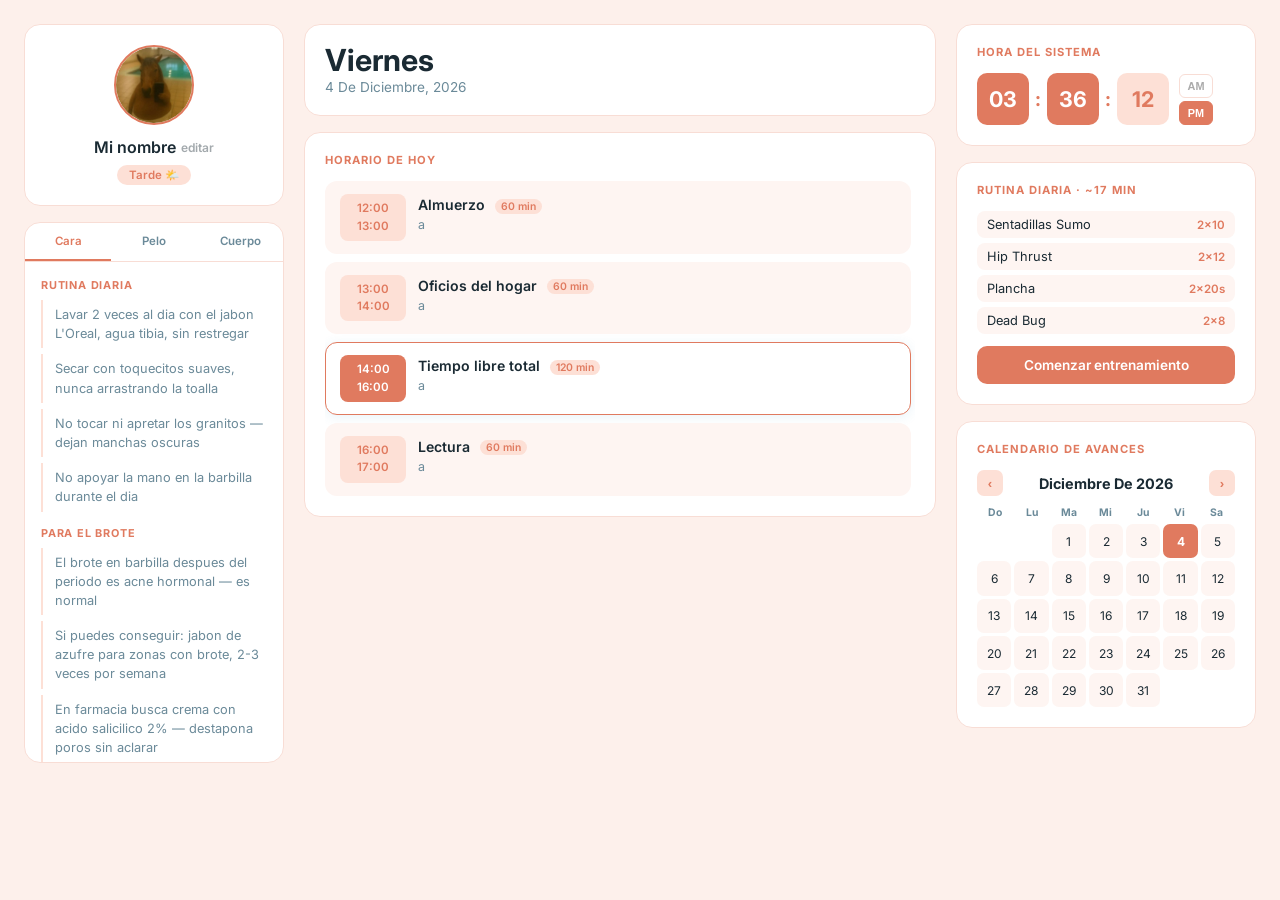
<file: index.html>
<!doctype html>
<html lang="es">
<head>
  <meta charset="UTF-8"/>
  <meta name="viewport" content="width=device-width, initial-scale=1.0"/>
  <title>New Year New Me</title>
  <link rel="preconnect" href="https://fonts.googleapis.com">
  <link href="https://fonts.googleapis.com/css2?family=Inter:wght@300;400;500;600;700&display=swap" rel="stylesheet">
  <link rel="icon" type="image/png" href="assets/a1.png"/>
  <style>
    :root {
      --bg: #e8f4f8;
      --accent: #4699c2;
      --accent-light: #d4eaf5;
      --accent-soft: #eaf5fb;
      --text: #1a2a33;
      --text-soft: #6b8a99;
      --card: #ffffff;
      --border: #e2eef4;
      --radius: 16px;
    }
    *, *::before, *::after { box-sizing: border-box; margin: 0; padding: 0; }
    body { font-family: 'Inter', sans-serif; background: var(--bg); color: var(--text); min-height: 100vh; transition: background 1.2s ease; }
    #stars-container { position: fixed; inset: 0; z-index: 0; pointer-events: none; opacity: 0; transition: opacity 2s ease; }
    .star { position: absolute; background: white; border-radius: 50%; animation: twinkle var(--dur) infinite ease-in-out; }
    @keyframes twinkle { 0%,100% { opacity: 0.15; } 50% { opacity: 0.9; } }
    .app { position: relative; z-index: 1; display: grid; grid-template-columns: 260px 1fr 300px; gap: 20px; padding: 24px; max-width: 1280px; margin: 0 auto; min-height: 100vh; align-items: start; }
    .card { background: var(--card); border-radius: var(--radius); border: 1px solid var(--border); padding: 20px; }
    .sidebar-left { display: flex; flex-direction: column; gap: 16px; }
    .profile-card { text-align: center; }
    .avatar-wrap { width: 80px; height: 80px; margin: 0 auto 12px; cursor: pointer; position: relative; }
    .avatar-wrap img { width: 100%; height: 100%; border-radius: 50%; object-fit: cover; border: 2.5px solid var(--accent); }
    .avatar-overlay { position: absolute; inset: 0; border-radius: 50%; background: rgba(0,0,0,0.25); display: flex; align-items: center; justify-content: center; font-size: 18px; opacity: 0; transition: 0.2s; }
    .avatar-wrap:hover .avatar-overlay { opacity: 1; }
    #avatar-input { display: none; }
    .profile-name { font-size: 1rem; font-weight: 600; color: var(--text); cursor: pointer; display: flex; align-items: center; justify-content: center; gap: 5px; }
    .profile-name .edit-icon { font-size: 0.75rem; opacity: 0.4; }
    #name-edit { width: 100%; border: 1.5px solid var(--accent); border-radius: 8px; padding: 6px 10px; font-size: 0.9rem; outline: none; display: none; margin-top: 6px; text-align: center; font-family: 'Inter', sans-serif; }
    .phase-pill { display: inline-block; margin-top: 8px; background: var(--accent-light); color: var(--accent); font-size: 0.72rem; font-weight: 600; padding: 3px 12px; border-radius: 20px; transition: background 0.5s, color 0.5s; }
    .tips-card { padding: 0; overflow: hidden; }
    .tips-tabs { display: flex; border-bottom: 1px solid var(--border); }
    .tips-tab { flex: 1; padding: 11px 4px; font-size: 0.72rem; font-weight: 600; text-align: center; cursor: pointer; color: var(--text-soft); border-bottom: 2px solid transparent; transition: 0.2s; }
    .tips-tab.active { color: var(--accent); border-bottom-color: var(--accent); }
    .tips-body { padding: 16px; max-height: 500px; overflow-y: auto; }
    .tips-body::-webkit-scrollbar { width: 3px; }
    .tips-body::-webkit-scrollbar-thumb { background: var(--border); border-radius: 3px; }
    .tip-panel { display: none; }
    .tip-panel.active { display: block; }
    .tip-group-title { font-size: 0.68rem; font-weight: 700; letter-spacing: 0.8px; text-transform: uppercase; color: var(--accent); margin: 14px 0 8px; }
    .tip-group-title:first-child { margin-top: 0; }
    .tip-item { font-size: 0.8rem; color: var(--text-soft); line-height: 1.5; padding: 5px 0 5px 12px; border-left: 2px solid var(--accent-light); margin-bottom: 6px; }
    .center-col { display: flex; flex-direction: column; gap: 16px; }
    .date-card { display: flex; align-items: center; justify-content: space-between; }
    .date-card h2 { font-size: 1.9rem; font-weight: 700; color: var(--text); line-height: 1; }
    .date-card p { font-size: 0.85rem; color: var(--text-soft); margin-top: 4px; text-transform: capitalize; }
    .schedule-card { padding: 20px; }
    .section-label { font-size: 0.7rem; font-weight: 700; letter-spacing: 1px; text-transform: uppercase; color: var(--accent); margin-bottom: 14px; }
    #schedule-container { display: flex; flex-direction: column; gap: 8px; max-height: calc(100vh - 200px); overflow-y: auto; padding-right: 4px; }
    #schedule-container::-webkit-scrollbar { width: 3px; }
    #schedule-container::-webkit-scrollbar-thumb { background: var(--border); border-radius: 3px; }
    .task-card { display: flex; align-items: stretch; gap: 12px; background: var(--accent-soft); border-radius: 12px; padding: 12px 14px; border: 1.5px solid transparent; transition: all 0.25s; }
    .task-card.active-now { border-color: var(--accent); background: white; box-shadow: 0 2px 12px rgba(70,153,194,0.12); }
    .time-tag { display: flex; flex-direction: column; align-items: center; justify-content: center; background: var(--accent-light); border-radius: 8px; padding: 6px 10px; min-width: 66px; font-size: 0.72rem; font-weight: 600; color: var(--accent); line-height: 1.5; text-align: center; transition: background 0.3s, color 0.3s; }
    .task-card.active-now .time-tag { background: var(--accent); color: white; }
    .task-info strong { font-size: 0.88rem; font-weight: 600; color: var(--text); }
    .task-info p { font-size: 0.78rem; color: var(--text-soft); margin-top: 2px; line-height: 1.4; }
    .duration-pill { font-size: 0.65rem; font-weight: 600; background: var(--accent-light); color: var(--accent); padding: 1px 6px; border-radius: 8px; margin-left: 6px; vertical-align: middle; }
    .task-card.active-now .task-info strong { color: #1a2a33; }
    .sidebar-right { display: flex; flex-direction: column; gap: 16px; position: sticky; top: 24px; }
    .clock-row { display: flex; align-items: center; gap: 6px; margin-top: 10px; }
    .time-block { width: 52px; height: 52px; background: var(--accent); border-radius: 10px; display: flex; align-items: center; justify-content: center; font-size: 1.35rem; font-weight: 700; color: white; transition: background 0.5s; }
    .time-block.sec { background: var(--accent-light); color: var(--accent); }
    .clock-sep { font-size: 1.2rem; font-weight: 700; color: var(--accent); }
    .ampm-stack { display: flex; flex-direction: column; gap: 3px; margin-left: 4px; }
    .ampm-stack button { width: 34px; height: 24px; border: 1px solid var(--border); background: white; border-radius: 6px; font-size: 0.68rem; font-weight: 700; color: #aaa; cursor: default; }
    .ampm-stack button.active { background: var(--accent); color: white; border-color: var(--accent); }
    .workout-grid { display: flex; flex-direction: column; gap: 5px; margin: 12px 0; }
    .workout-row { display: flex; justify-content: space-between; align-items: center; font-size: 0.8rem; color: var(--text); padding: 6px 10px; background: var(--accent-soft); border-radius: 8px; }
    .workout-row span { font-size: 0.72rem; color: var(--accent); font-weight: 600; }
    .btn-go { width: 100%; background: var(--accent); color: white; border: none; padding: 11px; border-radius: 10px; font-size: 0.85rem; font-weight: 600; cursor: pointer; transition: all 0.2s; font-family: 'Inter', sans-serif; }
    .btn-go:hover { filter: brightness(1.08); transform: translateY(-1px); }
    .cal-nav { display: flex; align-items: center; justify-content: space-between; margin-bottom: 10px; }
    #month-year { font-size: 0.9rem; font-weight: 700; color: var(--text); text-transform: capitalize; }
    .nav-btn { width: 26px; height: 26px; background: var(--accent-light); color: var(--accent); border: none; border-radius: 7px; font-weight: 700; cursor: pointer; display: flex; align-items: center; justify-content: center; transition: 0.2s; }
    .nav-btn:hover { background: var(--accent); color: white; }
    .cal-weekdays { display: grid; grid-template-columns: repeat(7,1fr); text-align: center; font-size: 0.65rem; font-weight: 700; color: var(--text-soft); margin-bottom: 5px; }
    .calendar-grid { display: grid; grid-template-columns: repeat(7,1fr); gap: 3px; }
    .calendar-day { aspect-ratio: 1; display: flex; align-items: center; justify-content: center; font-size: 0.75rem; border-radius: 7px; cursor: pointer; background: var(--accent-soft); transition: 0.2s; }
    .calendar-day:hover { background: var(--accent); color: white; }
    .calendar-day.today { background: var(--accent) !important; color: white !important; font-weight: 700; }
    .calendar-day.day-has-photo { border: 2px solid #f4a261; font-weight: 700; }
    .calendar-day.empty { background: transparent; cursor: default; }
    .modal { display: none; position: fixed; inset: 0; background: rgba(0,0,0,0.4); z-index: 1000; align-items: center; justify-content: center; backdrop-filter: blur(4px); }
    .modal-inner { background: white; border-radius: 20px; padding: 24px; width: 90%; max-width: 360px; text-align: center; box-shadow: 0 16px 50px rgba(0,0,0,0.15); }
    .modal-inner h4 { font-size: 0.95rem; font-weight: 700; margin-bottom: 14px; }
    #photo-preview img { width: 100%; max-height: 280px; object-fit: contain; border-radius: 12px; margin-bottom: 14px; }
    .modal-btns { display: flex; gap: 8px; justify-content: center; flex-wrap: wrap; }
    .btn-upload { background: var(--accent); color: white; border: none; padding: 9px 16px; border-radius: 9px; cursor: pointer; font-size: 0.82rem; font-weight: 600; }
    .btn-del { background: #fee2e2; color: #dc2626; border: none; padding: 9px 16px; border-radius: 9px; cursor: pointer; font-size: 0.82rem; font-weight: 600; }
    .btn-cls { background: var(--accent-soft); color: var(--text-soft); border: none; padding: 9px 16px; border-radius: 9px; cursor: pointer; font-size: 0.82rem; }
    @media (max-width: 900px) { .app { grid-template-columns: 1fr; padding: 14px; gap: 14px; } .sidebar-right { position: static; } #schedule-container { max-height: 65vh; } }
  </style>
</head>
<body>
  <div id="stars-container"></div>
  <div class="app">

    <aside class="sidebar-left">
      <div class="card profile-card">
        <div class="avatar-wrap" onclick="document.getElementById('avatar-input').click()">
          <img id="avatar-img" src="assets/a1.png" alt="foto"/>
          <div class="avatar-overlay">foto</div>
        </div>
        <input type="file" id="avatar-input" accept="image/*"/>
        <div class="profile-name" id="name-display" onclick="startEditName()">
          <span id="name-text">Mi nombre</span>
          <span class="edit-icon">editar</span>
        </div>
        <input type="text" id="name-edit" placeholder="Tu nombre..." onblur="saveName()" onkeydown="if(event.key==='Enter') saveName()"/>
        <div class="phase-pill" id="phase-badge">Manana</div>
      </div>

      <div class="card tips-card">
        <div class="tips-tabs">
          <div class="tips-tab active" onclick="switchTip(this,'cara')">Cara</div>
          <div class="tips-tab" onclick="switchTip(this,'pelo')">Pelo</div>
          <div class="tips-tab" onclick="switchTip(this,'cuerpo')">Cuerpo</div>
        </div>
        <div class="tips-body">

          <div class="tip-panel active" id="tip-cara">
            <div class="tip-group-title">Rutina diaria</div>
            <div class="tip-item">Lavar 2 veces al dia con el jabon L'Oreal, agua tibia, sin restregar</div>
            <div class="tip-item">Secar con toquecitos suaves, nunca arrastrando la toalla</div>
            <div class="tip-item">No tocar ni apretar los granitos — dejan manchas oscuras</div>
            <div class="tip-item">No apoyar la mano en la barbilla durante el dia</div>
            <div class="tip-group-title">Para el brote</div>
            <div class="tip-item">El brote en barbilla despues del periodo es acne hormonal — es normal</div>
            <div class="tip-item">Si puedes conseguir: jabon de azufre para zonas con brote, 2-3 veces por semana</div>
            <div class="tip-item">En farmacia busca crema con acido salicilico 2% — destapona poros sin aclarar</div>
            <div class="tip-group-title">Fotos</div>
            <div class="tip-item">Camara a la altura del cuello, no desde arriba</div>
            <div class="tip-item">Girada 30-45 grados de lado — te favorece mas que de frente directa</div>
            <div class="tip-item">Luz de ventana frente a ti para piel uniforme y rasgos suaves</div>
          </div>

          <div class="tip-panel" id="tip-pelo">
            <div class="tip-group-title">Dia de lavado (1 vez por semana)</div>
            <div class="tip-item">Pelo seco — divide en 4 secciones y desenreda cada una con los dedos antes de entrar a la ducha</div>
            <div class="tip-item">En la ducha — suelta todo, moja el pelo completo y aplica Terra Color Shampoo en el cuero cabelludo, masajear con yemas</div>
            <div class="tip-item">Yellow Curly Conditioner o Color Mask (no los dos el mismo dia) de medios a puntas, bastante cantidad, 5-15 min — si quedaron nudos, desenredar con dedos mientras esta puesto porque resbala mejor</div>
            <div class="tip-item">Color Mask es para hidratacion profunda, usarla en reemplazo del acondicionador, no ademas de el</div>
            <div class="tip-item">Enjuague final con agua FRIA — cierra la cuticula y da brillo</div>
            <div class="tip-item">Salir envolviendo suave con camiseta de algodon, nunca frotar con toalla</div>
            <div class="tip-item">Dejar secar sin tocar — no frotar ni revolver el pelo seco</div>
            <div class="tip-group-title">Dias intermedios</div>
            <div class="tip-item">Solo spray de agua si el pelo se siente seco — nada mas</div>
            <div class="tip-group-title">El resto de dias</div>
            <div class="tip-item">No tocar — dejar que el pelo descanse y retenga la humedad</div>
            <div class="tip-item">El Curly Activator y gel Etniker son para definir rizos — si no buscas ese resultado no los necesitas</div>
            <div class="tip-item">El Babaria acondicionador usarlo para el cuerpo, el Yellow es mejor para tu tipo de pelo</div>
          </div>

          <div class="tip-panel" id="tip-cuerpo">
            <div class="tip-group-title">Olor corporal</div>
            <div class="tip-item">Aplicar desodorante tambien la noche anterior, no solo en la manana</div>
            <div class="tip-item">Pies: remojo 10 min con agua y bicarbonato 2 veces por semana</div>
            <div class="tip-group-title">Zona intima</div>
            <div class="tip-item">Solo agua tibia por fuera — el interior se limpia solo, el jabon altera el pH</div>
            <div class="tip-item">Cambiar el protector mas seguido durante el dia</div>
            <div class="tip-item">Un olor leve despues de horas con protector puesto es completamente normal</div>
            <div class="tip-group-title">Piel</div>
            <div class="tip-item">Las estrias en gluteos son normales — casi todo el mundo las tiene</div>
            <div class="tip-item">Aceite de rosa mosqueta o manteca de karite aplicado regularmente las hace menos visibles</div>
            <div class="tip-item">Las lineas en rodillas probablemente son de crecimiento, no estrias</div>
            <div class="tip-group-title">Dientes</div>
            <div class="tip-item">Bicarbonato con un poco de agua hasta hacer pasta, cepillar suave 1-2 min, una vez por semana maximo</div>
            <div class="tip-item">Mas seguido dania el esmalte — no excederse</div>
            <div class="tip-item">Reducir cafe, te negro o gaseosas oscuras — manchan mas que cualquier otra cosa</div>
          </div>

        </div>
      </div>
    </aside>

    <div class="center-col">
      <div class="card date-card">
        <div>
          <h2 id="current-day-title">Lunes</h2>
          <p id="current-full-date">30 de mayo, 2026</p>
        </div>
      </div>
      <div class="card schedule-card">
        <div class="section-label">Horario de hoy</div>
        <div id="schedule-container"></div>
      </div>
    </div>

    <aside class="sidebar-right">
      <div class="card">
        <div class="section-label">Hora del sistema</div>
        <div class="clock-row">
          <div class="time-block" id="hour-display">00</div>
          <div class="clock-sep">:</div>
          <div class="time-block" id="minute-display">00</div>
          <div class="clock-sep">:</div>
          <div class="time-block sec" id="second-display">00</div>
          <div class="ampm-stack">
            <button id="am-indicator">AM</button>
            <button id="pm-indicator">PM</button>
          </div>
        </div>
      </div>

      <div class="card">
        <div class="section-label">Rutina diaria · ~17 min</div>
        <div class="workout-grid">
          <div class="workout-row">Sentadillas Sumo <span>2x10</span></div>
          <div class="workout-row">Hip Thrust <span>2x12</span></div>
          <div class="workout-row">Plancha <span>2x20s</span></div>
          <div class="workout-row">Dead Bug <span>2x8</span></div>
        </div>
        <button class="btn-go" onclick="window.location.href='entrenamiento.html'">Comenzar entrenamiento</button>
      </div>

      <div class="card">
        <div class="section-label">Calendario de avances</div>
        <div class="cal-nav">
          <button class="nav-btn" onclick="changeMonth(-1)">&#8249;</button>
          <span id="month-year"></span>
          <button class="nav-btn" onclick="changeMonth(1)">&#8250;</button>
        </div>
        <div class="cal-weekdays">
          <div>Do</div><div>Lu</div><div>Ma</div><div>Mi</div><div>Ju</div><div>Vi</div><div>Sa</div>
        </div>
        <div id="calendar-days" class="calendar-grid"></div>
      </div>
    </aside>
  </div>

  <div id="photo-modal" class="modal">
    <div class="modal-inner">
      <h4 id="selected-date-text">Dia seleccionado</h4>
      <div id="photo-preview"></div>
      <div class="modal-btns">
        <input type="file" id="upload-photo" accept="image/*" style="display:none"/>
        <label for="upload-photo" class="btn-upload">Subir avance</label>
        <button id="btn-delete" class="btn-del" onclick="deletePhoto()" style="display:none">Eliminar</button>
        <button class="btn-cls" onclick="closeModal()">Cerrar</button>
      </div>
    </div>
  </div>

  <script src="index.js"></script>
  <script>
    const sn = localStorage.getItem('profileName');
    if (sn) document.getElementById('name-text').textContent = sn;
    function startEditName() {
      const i = document.getElementById('name-edit');
      i.value = document.getElementById('name-text').textContent;
      document.getElementById('name-display').style.display = 'none';
      i.style.display = 'block'; i.focus();
    }
    function saveName() {
      const v = document.getElementById('name-edit').value.trim();
      if (v) { document.getElementById('name-text').textContent = v; localStorage.setItem('profileName', v); }
      document.getElementById('name-edit').style.display = 'none';
      document.getElementById('name-display').style.display = 'flex';
    }
    const sa = localStorage.getItem('profileAvatar');
    if (sa) document.getElementById('avatar-img').src = sa;
    document.getElementById('avatar-input').addEventListener('change', function(e) {
      const f = e.target.files[0]; if (!f) return;
      const r = new FileReader();
      r.onload = ev => { try { localStorage.setItem('profileAvatar', ev.target.result); document.getElementById('avatar-img').src = ev.target.result; } catch(e) { alert('Imagen muy pesada'); } };
      r.readAsDataURL(f);
    });
    function switchTip(el, tab) {
      document.querySelectorAll('.tip-panel').forEach(p => p.classList.remove('active'));
      document.querySelectorAll('.tips-tab').forEach(t => t.classList.remove('active'));
      document.getElementById('tip-' + tab).classList.add('active');
      el.classList.add('active');
    }
  </script>
</body>
</html>
</file>
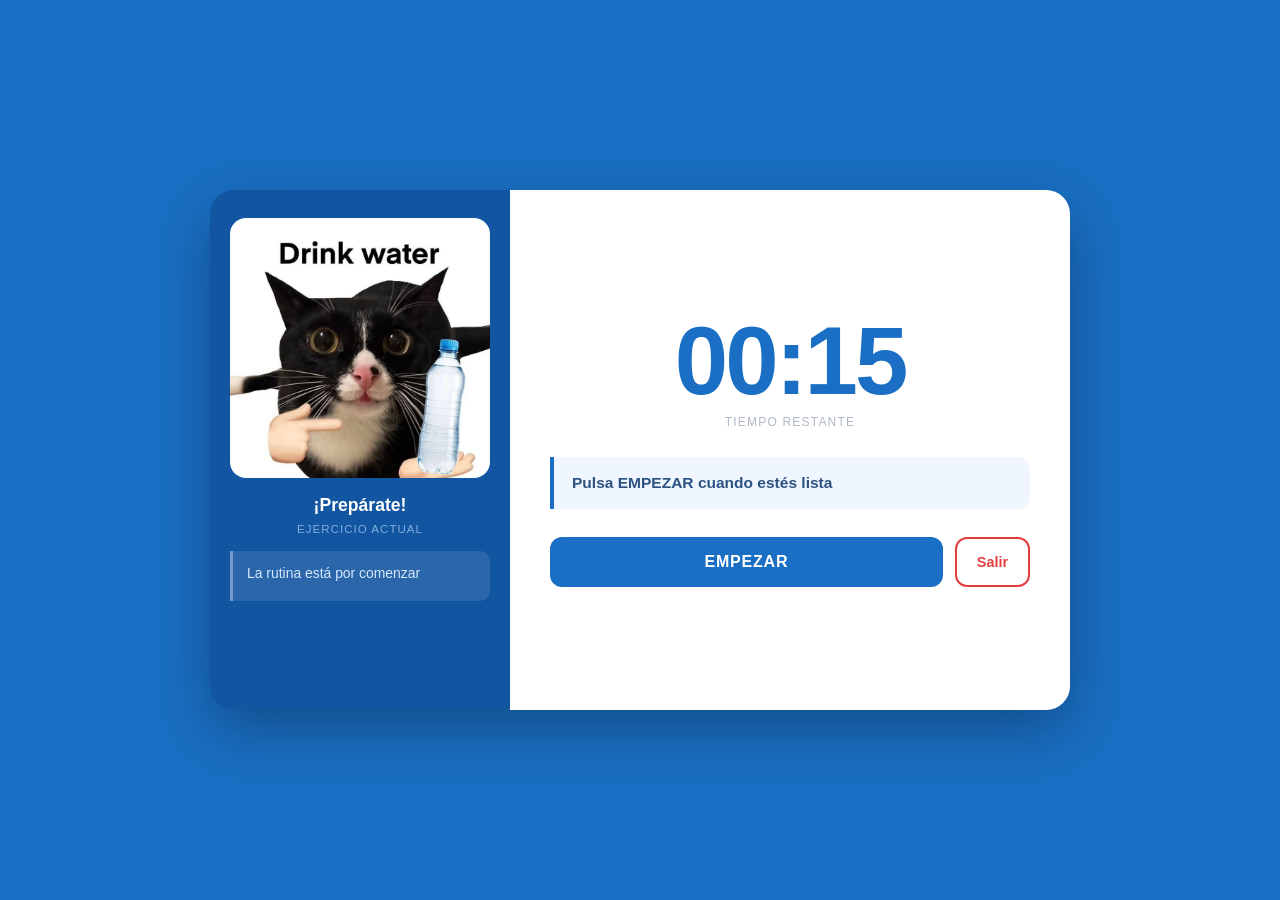
<file: entrenamiento.html>
<!DOCTYPE html>
<html lang="es">
<head>
    <meta charset="UTF-8">
    <meta name="viewport" content="width=device-width, initial-scale=1.0">
    <title>Entrenamiento</title>
    <link rel="icon" type="image/png" href="assets/trap.png">
    <link rel="stylesheet" href="style.css">
    <style>
        * { box-sizing: border-box; margin: 0; padding: 0; }

        body {
            min-height: 100vh;
            background: #1a6fc4;
            display: flex;
            align-items: center;
            justify-content: center;
            padding: 20px;
            font-family: 'Segoe UI', sans-serif;
        }

        .workout-wrapper {
            display: flex;
            width: 100%;
            max-width: 860px;
            min-height: 520px;
            border-radius: 24px;
            overflow: hidden;
            box-shadow: 0 20px 60px rgba(0,0,0,0.3);
        }

        /* ── PANEL IZQUIERDO ── */
        .panel-left {
            width: 300px;
            flex-shrink: 0;
            background: #1255a0;
            display: flex;
            flex-direction: column;
            align-items: center;
            padding: 28px 20px 24px;
        }

        .exercise-image {
            width: 100%;
            aspect-ratio: 1 / 1;
            border-radius: 16px;
            overflow: hidden;
            background: #0d3f7a;
            display: flex;
            align-items: center;
            justify-content: center;
            flex-shrink: 0;
        }

        .exercise-image img {
            width: 100%;
            height: 100%;
            object-fit: cover;
        }

        .exercise-name-left {
            margin-top: 16px;
            font-size: 1.1rem;
            font-weight: 700;
            color: #ffffff;
            text-align: center;
            line-height: 1.35;
        }

        .exercise-label {
            margin-top: 5px;
            font-size: 0.72rem;
            color: #80aedd;
            text-transform: uppercase;
            letter-spacing: 0.09em;
            text-align: center;
            margin-bottom: 16px;
        }

        .instruccion-box {
            background: rgba(255,255,255,0.1);
            border-left: 3px solid rgba(255,255,255,0.35);
            border-radius: 0 10px 10px 0;
            padding: 12px 14px;
            width: 100%;
            min-height: 50px;
        }

        .instruccion-text {
            font-size: 0.87rem;
            color: #d6e8ff;
            line-height: 1.55;
        }

        /* ── PANEL DERECHO ── */
        .panel-right {
            flex: 1;
            background: #ffffff;
            display: flex;
            flex-direction: column;
            align-items: center;
            justify-content: center;
            padding: 36px 40px;
        }

        .timer-display {
            font-size: 6rem;
            font-weight: 800;
            color: #1a6fc4;
            line-height: 1;
            letter-spacing: -3px;
            margin-bottom: 6px;
        }

        .timer-label {
            font-size: 0.75rem;
            color: #b0b8c5;
            text-transform: uppercase;
            letter-spacing: 0.1em;
            margin-bottom: 28px;
        }

        .serie-box {
            background: #f0f6ff;
            border-left: 4px solid #1a6fc4;
            border-radius: 0 12px 12px 0;
            padding: 13px 18px;
            width: 100%;
            margin-bottom: 28px;
            min-height: 52px;
            display: flex;
            align-items: center;
        }

        .serie-text {
            font-size: 0.97rem;
            color: #2c5282;
            line-height: 1.45;
            font-weight: 600;
        }

        .controls {
            display: flex;
            gap: 12px;
            width: 100%;
        }

        .btn-primary {
            flex: 1;
            background: #1a6fc4;
            color: white;
            border: none;
            padding: 15px 20px;
            border-radius: 12px;
            font-size: 1rem;
            font-weight: 700;
            cursor: pointer;
            letter-spacing: 0.05em;
            transition: background 0.15s;
        }
        .btn-primary:hover { background: #155ca8; }
        .btn-primary:active { transform: scale(0.98); }

        .btn-finish {
            background: white;
            color: #e53e3e;
            border: 2px solid #e53e3e;
            padding: 15px 20px;
            border-radius: 12px;
            font-size: 0.9rem;
            font-weight: 600;
            cursor: pointer;
            white-space: nowrap;
            transition: background 0.15s;
        }
        .btn-finish:hover { background: #fff5f5; }

        @media (max-width: 620px) {
            .workout-wrapper { flex-direction: column; max-width: 400px; }
            .panel-left { width: 100%; padding: 16px; }
            .exercise-image { width: 120px; aspect-ratio: 1; margin: 0 auto; }
            .panel-right { padding: 20px 24px; }
            .timer-display { font-size: 4.5rem; }
            .timer-label { margin-bottom: 20px; }
        }
    </style>
</head>
<body>

    <div class="workout-wrapper">

        <!-- PANEL IZQUIERDO: imagen + nombre + instrucción técnica -->
        <div class="panel-left">
            <div class="exercise-image" id="image-container">
                <img src="assets/descanso6.jpg" alt="ejercicio">
            </div>
            <div id="exercise-name" class="exercise-name-left">¡Prepárate!</div>
            <div class="exercise-label">ejercicio actual</div>

            <div class="instruccion-box">
                <div class="instruccion-text" id="instruccion-info">La rutina está por comenzar</div>
            </div>
        </div>

        <!-- PANEL DERECHO: cronómetro + serie + botones -->
        <div class="panel-right">
            <div class="timer-display" id="timer">00:15</div>
            <div class="timer-label">tiempo restante</div>

            <div class="serie-box">
                <div class="serie-text" id="serie-info">Pulsa EMPEZAR cuando estés lista</div>
            </div>

            <div class="controls">
                <button class="btn-primary" id="btn-next">EMPEZAR</button>
                <button class="btn-finish" onclick="intentarCerrar()">Salir</button>
            </div>
        </div>

    </div>

    <script src="entrenamiento.js"></script>
</body>
</html>
</file>
<file: style.css>
/*! 1. FUENTES Y VARIABLES GLOBALES*/
@import url('https://fonts.googleapis.com/css2?family=Plus+Jakarta+Sans:wght@400;600;800&display=swap');

:root {
    /* Colores base que el JS sobreescribirá según la hora */
    --bg-actual: #4699c2;       /* Fondo de la página */
    --reloj-actual: #7dc3e6;    /* Color de los bloques del reloj */
    --reloj-sec: #5da9d1;       /* Color del bloque de segundos */
    --accent-blue: #7dc3e6;
    --card-bg: #fdfbff;
    --text-main: #1c1b1f;
    
    /* Paleta Sunset (para referencia) */
    --sunset-orange: #ff7e5f;
    --sunset-pink: #feb47b;
    --sunset-red: #e94e33;
}

/*! 2. ESTILOS DE CUERPO Y ESTRUCTURA*/

html, body {
    margin: 0;
    padding: 0;
    width: 100%;
    height: 100vh;
    overflow: hidden; /* Bloquea el scroll de TODA la página */
}

body {
    font-family: 'Plus Jakarta Sans', sans-serif;
    background-color: var(--bg-actual);
    transition: background-color 0.8s ease;
    display: flex;
    justify-content: center;
    align-items: flex-start; /* Alinea al inicio para que no se corte arriba */
    padding-top: 20px;
}

.main-container {
    display: grid;
    grid-template-columns: 1fr 350px;
    gap: 20px;
    width: 95%;
    max-width: 1100px;
    max-height: 95vh; /* El cuadro nunca será más alto que la pantalla */
    padding: 30px;
    background: rgba(255, 255, 255, 0.1);
    border-radius: 24px;
    backdrop-filter: blur(10px);
    box-sizing: border-box;
}
/*! 3. CABECERA Y FECHA */
.header-main-card {
    display: flex;
    flex-direction: column;
    align-items: flex-start;
    gap: 5px;
    padding: 25px;
    background: rgba(255, 255, 255, 0.9);
    border-radius: 20px;
    margin-bottom: 20px;
}

h2#current-day-title {
    font-weight: 800;
    font-size: 2.5rem;
    letter-spacing: -1px;
    margin: 0;
    color: #1a2a33;
}

#current-full-date {
    font-weight: 400;
    font-size: 1rem;
    color: #5da9d1;
    margin: 0;
    text-transform: capitalize;
}

.time-phase-badge {
    background: var(--reloj-actual); /* Cambia por JS */
    color: white;
    padding: 5px 15px;
    border-radius: 20px;
    font-size: 0.9em;
    font-weight: bold;
    transition: background 0.5s ease;
}

/*! 4. RELOJ (WIDGET) */
.widget {
    background: var(--card-bg);
    border-radius: 28px;
    padding: 24px;
    margin-bottom: 20px;
}

.time-inputs {
    display: flex;
    align-items: center;
    gap: 5px;
    margin-top: 15px;
}


.time-val {
    font-family: 'Courier New', Courier, monospace;
    width: 65px;
    height: 65px;
    background-color: var(--reloj-actual) !important; 
    border-radius: 12px;
    font-size: 28px;
    font-weight: bold;
    display: flex;
    justify-content: center;
    align-items: center;
    color: white !important;
    transition: background-color 0.5s ease;
}

.time-val.sec {
    background-color: var(--reloj-sec) !important; /* Dinámico por JS */
}

.separator {
    font-size: 24px;
    font-weight: bold;
    color: var(--reloj-actual);
    transition: color 0.5s ease;
}

/*? AM/PM */
.am-pm {
    display: flex;
    flex-direction: column;
    justify-content: center;
    gap: 4px;
    margin-left: 5px;
    margin-top: -20px;
}

.am-pm button {
    width: 40px;
    height: 30px;
    border: 1px solid #e0e0e0;
    background: white;
    font-size: 12px;
    font-weight: bold;
    border-radius: 6px;
    color: #666;
    pointer-events: none;
}

.am-pm button.active {
    background: var(--reloj-actual);
    color: white;
    border-color: var(--reloj-actual);
}

.widgets-section {
    display: flex;
    flex-direction: column;
    gap: 20px;
    height: 100%; 
    max-height: 85vh; /* Altura máxima para que aparezca el scroll */
    overflow-y: auto;  /* ¡ESTO ACTIVA EL SCROLL EN EL PANEL DERECHO! */
    padding-right: 10px;
}


.widgets-section::-webkit-scrollbar {
    width: 5px;
}

.widgets-section::-webkit-scrollbar-thumb {
    background: rgba(255, 255, 255, 0.2);
    border-radius: 10px;
}

.widget {
    background: var(--card-bg);
    border-radius: 28px;
    padding: 24px;
    flex-shrink: 0; 
}



/*! 5. LISTA DE TAREAS Y SCROLL (UNIFICADO)*/

.scrollable-list {
    display: flex;
    flex-direction: column;
    gap: 15px;
    padding: 10px 15px 10px 0;
    box-sizing: border-box;
    /* Esto evita que la página crezca infinitamente */
    max-height: 70vh; 
    overflow-y: auto;
    overflow-x: hidden;
}


.scrollable-list::-webkit-scrollbar {
    width: 6px;
}
.scrollable-list::-webkit-scrollbar-thumb {
    background: rgba(255, 255, 255, 0.3);
    border-radius: 10px;
}

.task-card {
    width: 100%;
    display: flex;
    align-items: center;
    background: #fff;
    border-radius: 20px !important;
    padding: 15px;
    box-sizing: border-box;
    border: 2px solid transparent;
    transition: transform 0.3s ease;
}

.task-card.active-now {
    border-color: var(--reloj-actual) !important;
    background-color: #fff;
    transform: scale(1.01);
    box-shadow: 0 4px 15px rgba(0,0,0,0.05);
}

.task-info {
    flex: 1; 
    padding-left: 20px; 
    display: flex;
    flex-direction: column;
    justify-content: center;
}

.task-info p {
    margin-top: 5px;
    color: #555;
    line-height: 1.4;
    font-size: 0.95rem;
}


.task-card.active-now .time-tag {
    background: var(--reloj-actual);
    color: white;
}

.time-tag {
    background: #eef7fb;
    color: #2c5d75;
    padding: 12px 8px;
    border-radius: 10px;
    font-weight: bold;
    min-width: 85px;
    text-align: center;
    display: flex;
    flex-direction: column;
    justify-content: center;
    line-height: 1.2;
    border-left: 4px solid var(--reloj-actual);
}

.task-info strong {
    font-size: 1.1rem;
    color: var(--text-main);
}


.duration-pill {
    font-size: 0.7em;
    background: hsl(200, 64%, 89%);
    padding: 2px 8px;
    border-radius: 10px;
    margin-left: 10px;
    vertical-align: middle;
}


/*! 6. ESTRELLAS Y EFECTOS */
#stars-container {
    position: fixed;
    top: 0;
    left: 0;
    width: 100%;
    height: 100%;
    z-index: 0;
    pointer-events: none;
    opacity: 0; /* JS la activa solo de noche */
    transition: opacity 2s ease;
}

.star {
    position: absolute;
    background: white;
    border-radius: 50%;
    animation: twinkle var(--duration) infinite ease-in-out;
}

@keyframes twinkle {
    0%, 100% { opacity: 0.3; transform: scale(1); }
    50% { opacity: 1; transform: scale(1.2); }
}

#schedule-container {
    width: 100%;
    display: flex;
    flex-direction: column;
    gap: 15px;
    padding: 10px;
    box-sizing: border-box;
    max-height: 60vh; 
    overflow-y: auto;  
    overflow-x: hidden;
}

#schedule-container::-webkit-scrollbar {
    width: 6px;
}

#schedule-container::-webkit-scrollbar-thumb {
    background: rgba(0, 0, 0, 0.1);
    border-radius: 10px;
}


#schedule-container .task-card:first-child {
    border-top-left-radius: 20px !important;
    border-top-right-radius: 20px !important;
}

.exercise-panel {
    display: flex;
    flex-direction: column;
    height: 100%;
    justify-content: space-between;
}

.exercise-list {
    list-style: none;
    padding: 0;
    margin: 15px 0;
}

.exercise-list li {
    padding: 8px 0;
    border-bottom: 1px solid #eee;
    font-size: 0.9rem;
    color: #444;
}

.exercise-list li:last-child {
    border-bottom: none;
}

.btn-primary {
    background-color: var(--reloj-actual); 
    color: white;
    border: none;
    padding: 12px;
    border-radius: 12px;
    font-weight: bold;
    cursor: pointer;
    transition: transform 0.2s, background 0.3s;
    width: 100%;
}

.btn-primary:hover {
    transform: translateY(-2px);
    filter: brightness(1.1);
}

@media (max-width: 850px) {
    html, body {
        overflow-y: auto !important;
        height: auto !important;
        min-height: 100vh;
    }

    body {
        display: block; 
        padding: 15px;
        box-sizing: border-box;
    }


    .main-container {
        display: flex;
        flex-direction: column; 
        width: 100%;
        max-width: none;
        max-height: none; 
        padding: 20px;
        margin: 0 auto; 
        gap: 25px;
        box-sizing: border-box;
        backdrop-filter: blur(10px);
        background: rgba(255, 255, 255, 0.1);
        border: 1px solid rgba(255,255,255,0.3);
    }

   
    .tasks-section {
        order: 1; 
        width: 100%;
    }

    .widgets-section {
        order: 2; /* Segundo en aparecer */
        max-height: none !important;
        overflow: visible !important;
        padding-right: 0;
    }

    .scrollable-list {
        max-height: 65vh; 
        overflow-y: auto;
        overflow-x: hidden;
        padding-right: 5px;
        display: flex;
        flex-direction: column;
        gap: 12px;
    }

    .time-inputs {
        justify-content: center;
    }
}


@media (max-width: 400px) {
    .time-val {
        width: 45px;
        height: 45px;
        font-size: 18px;
    }
    
    .time-tag {
        min-width: 60px;
        font-size: 0.75rem;
    }
}
.calendar-grid {
    display: grid;
    grid-template-columns: repeat(7, 1fr);
    gap: 5px;
    margin-top: 15px;
}

.calendar-day {
    aspect-ratio: 1;
    display: flex;
    align-items: center;
    justify-content: center;
    font-size: 0.8rem;
    cursor: pointer;
    border-radius: 8px;
    background: rgba(255, 255, 255, 0.5);
    transition: 0.3s;
}

.calendar-day:hover {
    background: var(--reloj-actual);
    color: white;
}


.day-has-photo {
    border: 2px solid #feb47b; 
    font-weight: bold;
}




/* --- MODAL ESTILIZADO Y COMPACTO --- */
.modal {
    display: none;
    position: fixed;
    top: 0; left: 0; width: 100%; height: 100%;
    background: rgba(0,0,0,0.6); 
    z-index: 1000;
    justify-content: center;
    align-items: center;
    backdrop-filter: blur(5px); 
}

.modal-content {
    background: #fdfbff; 
    padding: 20px;
    border-radius: 20px;
    text-align: center;
    width: 90%;
    max-width: 300px; 
    box-shadow: 0 5px 20px rgba(0,0,0,0.2);
}


#photo-preview img {
    width: 100%;
    height: 180px; 
    object-fit: cover; 
    border-radius: 12px;
    margin-bottom: 15px;
}


.modal-content .btn-primary {
    background-color: var(--reloj-actual); 
    color: white;
    border: none;
    padding: 10px 20px;
    border-radius: 10px;
    cursor: pointer;
    margin: 5px;
    font-weight: bold;
    width: auto;
}

.modal-content button:hover {
    filter: brightness(1.1);
}

.modal-content {
    background: #fdfbff;
    padding: 25px;
    border-radius: 24px;
    text-align: center;
    width: 95%;
    max-width: 450px; 
}

#photo-preview img {
    width: 100%;
    max-height: 350px;
    object-fit: contain; 
    border-radius: 15px;
    background: #eee;
    margin-bottom: 20px;
}


.btn-delete {
    background-color: #ff5f5f; 
    color: white;
    border: none;
    padding: 10px 15px;
    border-radius: 12px;
    cursor: pointer;
    font-weight: 600;
}

.btn-close {
    background-color: #d1d1d1; 
    color: #444;
    border: none;
    padding: 10px 15px;
    border-radius: 12px;
    cursor: pointer;
}

/* --- ESTILO ÚNICO PARA EL DÍA ACTUAL --- */
.calendar-day.today {
    background-color: #6bcef9 !important; /* Negro profundo para resaltar sí o sí */
    color: #ffffff !important;
    font-weight: 800 !important;
    border: 2px solid #ffffff !important;
    transform: scale(1.1);
    box-shadow: 0 0 15px rgba(0,0,0,0.5);
    position: relative;
    z-index: 10;
}

.calendar-day {
    aspect-ratio: 1;
    display: flex;
    align-items: center;
    justify-content: center;
    font-size: 0.8rem;
    cursor: pointer;
    border-radius: 8px;
    background: rgba(255, 255, 255, 0.5);
    transition: 0.3s;
    
}

.calendar-day:hover {
    background: var(--reloj-actual);
    color: white;
}


.day-has-photo {
    border: 2px solid #feb47b; 
    font-weight: bold;
}
/* Esto organiza los números en 7 columnas */
.calendar-grid {
    display: grid !important;
    grid-template-columns: repeat(7, 1fr) !important;
    gap: 8px;
    margin-top: 10px;
}

/* Para que los nombres de los días (Lu, Ma...) también se alineen */
.calendar-weekdays {
    display: grid;
    grid-template-columns: repeat(7, 1fr);
    text-align: center;
    font-size: 0.75rem;
    font-weight: 800;
    margin-top: 15px;
    color: var(--reloj-actual);
    opacity: 0.7;
}

/* Ajuste para que los días no se vean pegados */
.calendar-day {
    aspect-ratio: 1 / 1;
    display: flex;
    align-items: center;
    justify-content: center;
    font-size: 0.85rem;
    border-radius: 12px; /* Más redondeado, estilo moderno */
    background: rgba(255, 255, 255, 0.8);
    transition: all 0.2s ease;
}

.calendar-header {
    display: flex;
    justify-content: space-between; /* Separa botones a los extremos */
    align-items: center;
    padding: 10px 5px;
    margin-bottom: 10px;
}

#month-year {
    font-weight: 800;
    font-size: 1.1rem;
    color: var(--text-main);
    text-transform: capitalize; /* Para que 'marzo' salga con 'M' mayúscula */
}

.btn-nav {
    background: var(--reloj-actual);
    color: white;
    border: none;
    border-radius: 8px;
    width: 32px;
    height: 32px;
    cursor: pointer;
    font-weight: bold;
    display: flex;
    justify-content: center;
    align-items: center;
    transition: 0.3s ease;
}

.btn-nav:hover {
    filter: brightness(1.2);
    transform: scale(1.1);
}

.calendar-day.empty {
    background: transparent;
    cursor: default;
}

#month-year {
    /* Usamos las dos variables que tu JS ya cambia automáticamente */
    background: linear-gradient(45deg, var(--reloj-actual), var(--reloj-sec));
    background-clip: text;
    -webkit-background-clip: text;
    -webkit-text-fill-color: transparent;
    font-weight: 800;
    font-size: 1.2rem;
    text-transform: capitalize;
    display: inline-block;
}

label.btn-primary {
    display: inline-block; /* Para que respete el padding */
    margin-top: 10px;
    cursor: pointer;
    text-align: center;
}
</file>
